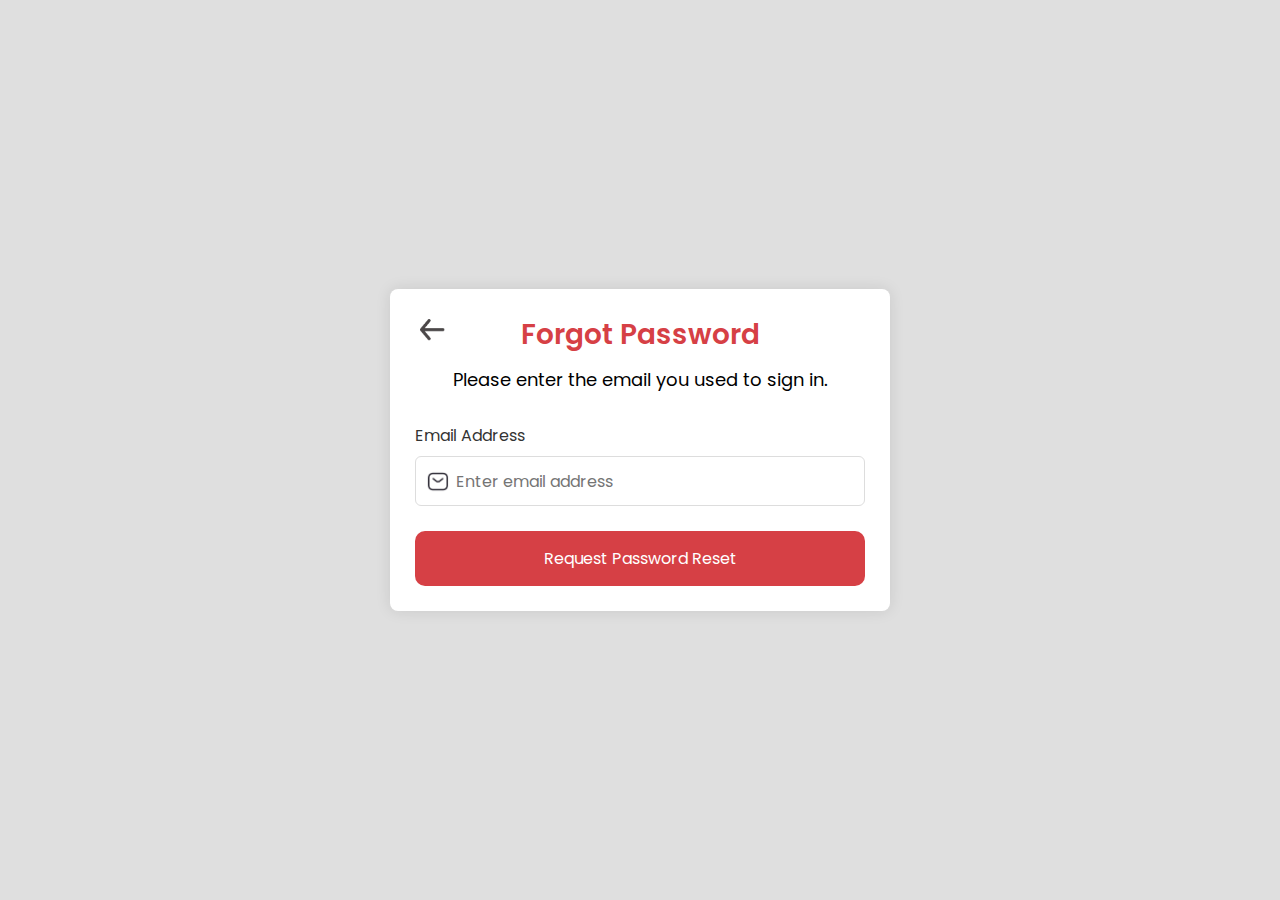
<file: forgot-password.html>
<!DOCTYPE html>
<html lang="en">
	<head>
		<meta charset="UTF-8" />
		<meta name="viewport" content="width=device-width, initial-scale=1.0" />
		<meta http-equiv="X-UA-Compatible" content="ie=edge" />

		<link rel="stylesheet" href="assets/style/forgot-password.css" />

		<title>Forgot Password</title>
		<link rel="icon" href="assets/img/logo-notext.png">
	</head>
	<body>
		<!-- signup form -->
		<section class="container">
			<div class="back-arrow">
				<img src="assets/img/back-arrow.png" alt="Back Arrow" />
			</div>

			<header>Forgot Password</header>
			<p>Please enter the email you used to sign in.</p>
			<form action="#" class="form">
				<div class="input-box">
					<label>Email Address</label>
					<input
						type="text"
						class="email-input"
						placeholder="Enter email address"
						required
					/>
				</div>

				<button>Request Password Reset</button>
			</form>
		</section>
	</body>
</html>
</file>
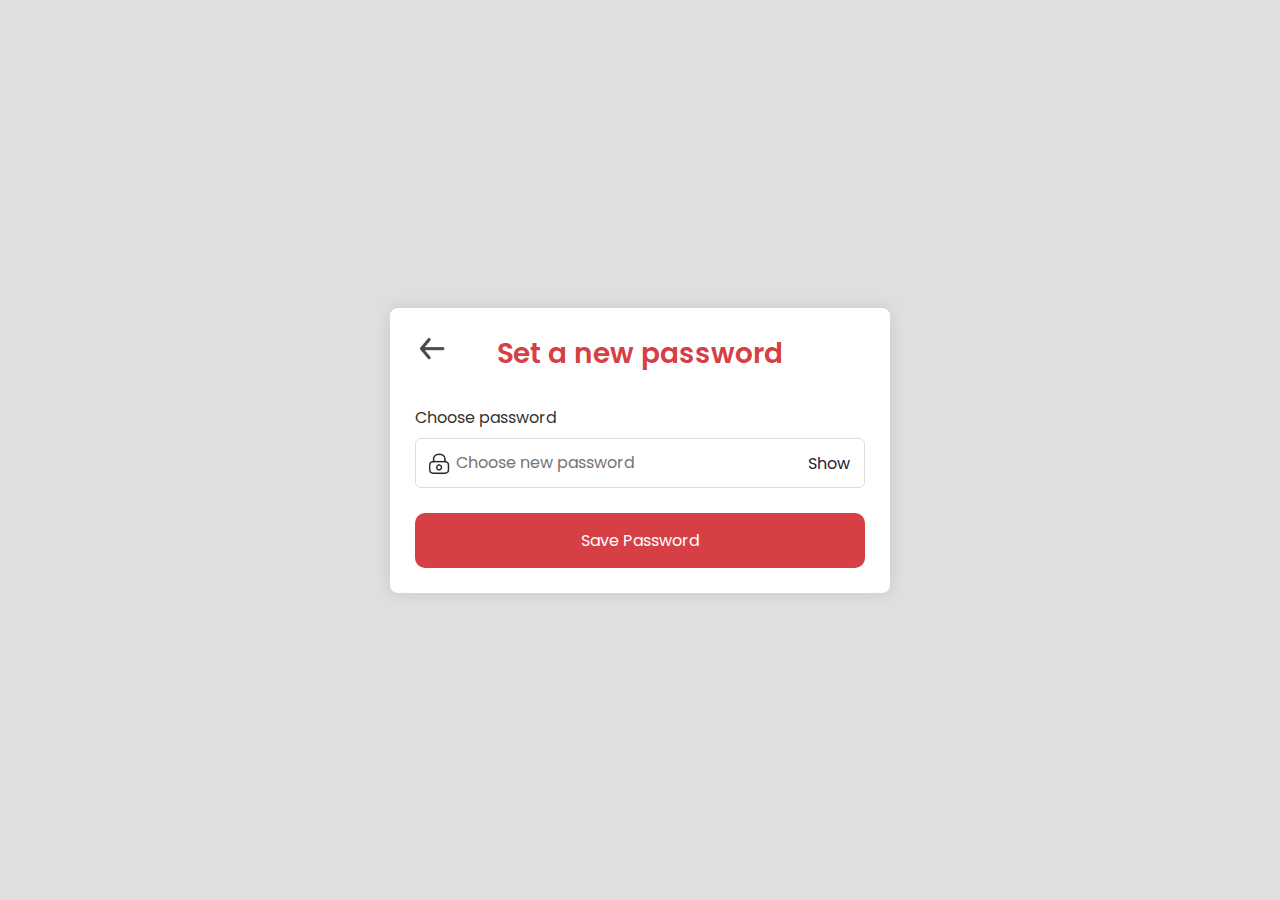
<file: new-password.html>
<!DOCTYPE html>
<html lang="en">
	<head>
		<meta charset="UTF-8" />
		<meta name="viewport" content="width=device-width, initial-scale=1.0" />
		<meta http-equiv="X-UA-Compatible" content="ie=edge" />
		<title> Change Password </title>
		
		<link rel="stylesheet" href="assets/style/new-password.css" />

		<title>Forgot Password</title>
		<link rel="icon" href="assets/img/logo-notext.png">
	</head>
	<body>
		<!-- signup form -->
		<section class="container">
			<div class="back-arrow">
				<a href="index.html">
					<img src="assets/img/back-arrow.png" alt="Back Arrow" />
				</a>
			</div>

			<header>Set a new password</header>

			<form action="#" class="form">
				<div class="input-box">
					<label>Choose password</label>
					<div class="password-input-container">
						<input
							type="password"
							class="password-input"
							placeholder="Choose new password"
							required
						/>
						<img src="assets/img/lock.png" alt="password icon" class="password-icon" />
						<span class="show-password">Show</span>
					</div>
				</div>

				<button>Save Password</button>
			</form>
		</section>
	</body>
	<script src="assets/js/new-password.js"></script>
</html>
</file>
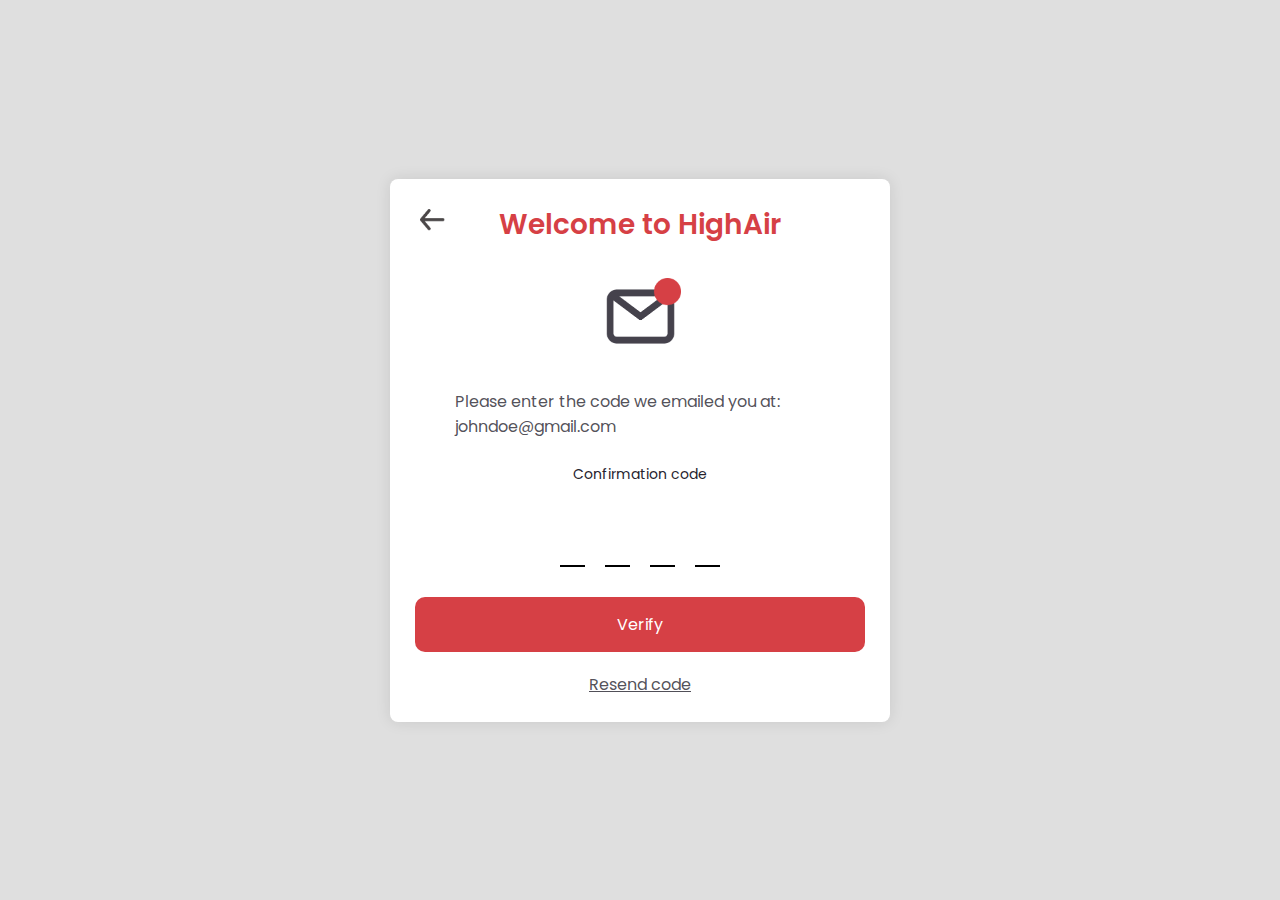
<file: signup-verify.html>
<!DOCTYPE html>
<html lang="en">
	<head>
		<meta charset="UTF-8" />
		<meta name="viewport" content="width=device-width, initial-scale=1.0" />
		<meta http-equiv="X-UA-Compatible" content="ie=edge" />

		<link rel="stylesheet" href="assets/style/signup-verify.css" />
		<link rel="icon" href="assets/img/logo-notext.png" />

		<title>Signup</title>
	</head>
	<body>
		<!-- signup form -->
		<section class="container">
			<div class="back-arrow">
				<a href="index.html">
					<img src="assets/img/back-arrow.png" alt="Back Arrow" />
				</a>
			</div>

			<header>Welcome to HighAir</header>

			<div class="confirm-image">
				<img src="assets/img/confirm.png" alt="confirm email icon" />
			</div>

			<form action="" class="form">
				<div class="message">
					<h4>Please enter the code we emailed you at:</h4>
				</div>

				<div class="user-email">
					<h4>johndoe@gmail.com</h4>
				</div>

				<p>Confirmation code</p>
				<div class="four-digit-input">
					<input
						type="text"
						inputmode="numeric"
						pattern="[0-9]*"
						maxlength="1"
					/>
					<input
						type="text"
						inputmode="numeric"
						pattern="[0-9]*"
						maxlength="1"
					/>
					<input
						type="text"
						inputmode="numeric"
						pattern="[0-9]*"
						maxlength="1"
					/>
					<input
						type="text"
						inputmode="numeric"
						pattern="[0-9]*"
						maxlength="1"
					/>
				</div>
				<button id="verifyButton">Verify</button>

				<div class="bottom-text">Resend code</div>
			</form>
		</section>
		<script src="assets/js/signup-verify.js"></script>
		<script>
			document
				.getElementById("verifyButton")
				.addEventListener("click", function () {
					window.location.href = "index.html";
				});
		</script>
	</body>
</html>
</file>
<file: assets/style/forgot-password.css>
/* Import Google font - Poppins */
@import url("https://fonts.googleapis.com/css2?family=Poppins:wght@200;300;400;500;600;700&display=swap");

* {
	margin: 0;
	padding: 0;
	box-sizing: border-box;
	font-family: "Poppins", sans-serif;
}
body {
	min-height: 100vh;
	display: flex;
	align-items: center;
	justify-content: center;
	padding: 20px;
	background: #dfdfdf;
}
.container {
	position: relative;
	max-width: 700px;
	width: 500px;
	background: #fff;
	padding: 25px;
	border-radius: 8px;
	box-shadow: 0 0 15px rgba(0, 0, 0, 0.1);
}

.container p {
	text-align: center;
	margin-top: 10px;
	font-size: 18px;
	font-weight: 400;
}
/* back arrow */
.back-arrow {
	position: absolute;
	top: 30px;
	left: 30px;
}

.back-arrow img {
	width: 25px;
	height: 22px;
}
/* back arrow */

.container h3 {
	font-size: 22px;
	color: #d64045;
	font-weight: 600;
	text-align: left;
}
.container h4 {
	font-size: 16px;
	color: rgba(38, 35, 46, 0.8);
	font-weight: 400;
	text-align: left;
}

/* icons */
input[type="text"] {
	background-image: url("../img/email.png");
	background-repeat: no-repeat;
	background-position: left;
	background-size: 23px 23px;
	padding-left: 40px; /* Increased padding */
	background-position: 10px center;
}

input[type="password"] {
	background-image: url("../img/lock.png");
	background-repeat: no-repeat;
	background-position: left;
	background-size: 23px 23px;
	padding-left: 40px; /* Increased padding */
	background-position: 10px center;
}
/* icons */

.container header {
	font-size: 27.9px;
	color: #d64045;
	font-weight: 600;
	text-align: center;
}
.container .form {
	margin-top: 30px;
}
.form .input-box {
	width: 100%;
	margin-top: 20px;
}
.input-box label {
	color: #333;
}
.form :where(.input-box input, .select-box) {
	position: relative;
	height: 50px;
	width: 100%;
	outline: none;
	font-size: 1rem;
	color: #707070;
	margin-top: 8px;
	border: 1px solid #ddd;
	border-radius: 6px;
	padding: 0 15px;
}
.input-box input:focus {
	box-shadow: 0 1px 0 rgba(0, 0, 0, 0.1);
}
.form .column {
	display: flex;
	column-gap: 15px;
}

.address :where(input, .select-box) {
	margin-top: 15px;
}

.form button {
	height: 55px;
	width: 100%;
	color: #fff;
	font-size: 1rem;
	font-weight: 400;
	margin-top: 25px;
	border: none;
	cursor: pointer;
	transition: all 0.2s ease;
	background: #d64045;
	border-radius: 10px;
}
.form button:hover {
	background: #be383d;
}

.form .google-signup {
	height: 55px;
	width: 100%;
	color: rgba(38, 35, 46, 0.81);
	font-size: 1rem;
	font-weight: 600;
	margin-top: 10px; /* adjust as needed */
	border: 1px solid #e9e9e9; /* add this line */
	cursor: pointer;
	transition: all 0.2s ease;
	background: #fff; /* white background */
	border-radius: 10px;
	display: flex; /* enable flex layout */
	align-items: center; /* vertically center the content */
	justify-content: center; /* horizontally center the content */
	padding: 0 20px; /* add padding to the button */
}

.form .google-icon {
	width: 29px; /* set image width */
	height: 29px; /* set image height */
	background-image: url(../img/google_icon.png); /* add the image */
	background-repeat: no-repeat;
	background-position: center;
	background-size: cover;
	margin-right: 10px; /* add some space between the image and text */
}

.form .google-signup:hover {
	background: #f2f2f2; /* slightly darker on hover */
	border-color: #d0d0d0; /* slightly darker border on hover */
}

.bottom-text {
	margin-top: 20px;
	text-align: center;
	font-size: 16px;
	color: rgba(38, 35, 46, 0.8);
	font-weight: 400;
}

@media screen and (max-width: 500px) {
	.form .column {
		flex-wrap: wrap;
	}
}

.forgot-password {
	text-align: right;
	padding-top: 15px;
}
</file>
<file: assets/style/new-password.css>
/* Import Google font - Poppins */
@import url("https://fonts.googleapis.com/css2?family=Poppins:wght@200;300;400;500;600;700&display=swap");

* {
	margin: 0;
	padding: 0;
	box-sizing: border-box;
	font-family: "Poppins", sans-serif;
}
body {
	min-height: 100vh;
	display: flex;
	align-items: center;
	justify-content: center;
	padding: 20px;
	background: #dfdfdf;
}
.container {
	position: relative;
	max-width: 700px;
	width: 500px;
	background: #fff;
	padding: 25px;
	border-radius: 8px;
	box-shadow: 0 0 15px rgba(0, 0, 0, 0.1);
}

.container p {
	text-align: center;
	margin-top: 10px;
	font-size: 18px;
	font-weight: 400;
}
/* back arrow */
.back-arrow {
	position: absolute;
	top: 30px;
	left: 30px;
}

.back-arrow img {
	width: 25px;
	height: 22px;
}
/* back arrow */

.container h3 {
	font-size: 22px;
	color: #d64045;
	font-weight: 600;
	text-align: left;
}
.container h4 {
	font-size: 16px;
	color: rgba(38, 35, 46, 0.8);
	font-weight: 400;
	text-align: left;
}

/* icons */

input[type="password"] {
	/* background-image: url("/img/lock.png"); */
	background-repeat: no-repeat;
	background-position: left;
	background-size: 23px 23px;
	padding-left: 40px;
	background-position: 10px center;
}
input[type="text"] {
	background-repeat: no-repeat;
	background-position: left;
	background-size: 23px 23px;
	padding-left: 40px;
	background-position: 10px center;
}

.input-box {
	position: relative;
}

.password-icon {
	position: absolute;
	left: 12px;
	top: 60%;
	transform: translateY(-11%);
	width: 23px;
	height: 23px;
}

.password-input {
	padding-left: 40px;
	padding-right: 50px;
}
.show-password {
	position: absolute;
	top: 56%;
	right: 15px;
	transform: translateY(-0%);
	font-size: 16px;
	color: #26232e;
	cursor: pointer;
	user-select: none;
	background-color: #ffff;
	padding-left: 10px;
}
/* icons */

.container header {
	font-size: 27.9px;
	color: #d64045;
	font-weight: 600;
	text-align: center;
}
.container .form {
	margin-top: 30px;
}

.input-box label {
	color: #333;
}
.form :where(.input-box input, .select-box) {
	position: relative;
	height: 50px;
	width: 100%;
	outline: none;
	font-size: 1rem;
	color: #707070;
	margin-top: 8px;
	border: 1px solid #ddd;
	border-radius: 6px;
	padding: 0 15px;
}
.input-box input:focus {
	box-shadow: 0 1px 0 rgba(0, 0, 0, 0.1);
}
.form .column {
	display: flex;
	column-gap: 15px;
}

.address :where(input, .select-box) {
	margin-top: 15px;
}

.form button {
	height: 55px;
	width: 100%;
	color: #fff;
	font-size: 1rem;
	font-weight: 400;
	margin-top: 25px;
	border: none;
	cursor: pointer;
	transition: all 0.2s ease;
	background: #d64045;
	border-radius: 10px;
}
.form button:hover {
	background: #be383d;
}

.form .google-signup {
	height: 55px;
	width: 100%;
	color: rgba(38, 35, 46, 0.81);
	font-size: 1rem;
	font-weight: 600;
	margin-top: 10px;
	border: 1px solid #e9e9e9;
	cursor: pointer;
	transition: all 0.2s ease;
	background: #fff;
	border-radius: 10px;
	display: flex;
	align-items: center;
	justify-content: center;
	padding: 0 20px;
}

.form .google-icon {
	width: 29px;
	height: 29px;
	background-image: url(../img/google_icon.png);
	background-repeat: no-repeat;
	background-position: center;
	background-size: cover;
	margin-right: 10px;
}

.form .google-signup:hover {
	background: #f2f2f2;
	border-color: #d0d0d0;
}

.bottom-text {
	margin-top: 20px;
	text-align: center;
	font-size: 16px;
	color: rgba(38, 35, 46, 0.8);
	font-weight: 400;
}

@media screen and (max-width: 500px) {
	.form .column {
		flex-wrap: wrap;
	}
}
</file>
<file: assets/style/signup-verify.css>
/* Import Google font - Poppins */
@import url("https://fonts.googleapis.com/css2?family=Poppins:wght@200;300;400;500;600;700&display=swap");

* {
	margin: 0;
	padding: 0;
	box-sizing: border-box;
	font-family: "Poppins", sans-serif;
}
body {
	min-height: 100vh;
	display: flex;
	align-items: center;
	justify-content: center;
	padding: 20px;
	background: #dfdfdf;
}
.container {
	position: relative;
	max-width: 700px;
	width: 500px;
	background: #fff;
	padding: 25px;
	border-radius: 8px;
	box-shadow: 0 0 15px rgba(0, 0, 0, 0.1);
}
.confirm-image {
	text-align: center;
	padding-top: 30px;
}

.confirm-image img {
	width: 81px;
	height: 81px;
}

/* back arrow */
.back-arrow {
	position: absolute;
	top: 30px;
	left: 30px;
}

.back-arrow img {
	width: 25px;
	height: 22px;
}
/* back arrow */

.container h4 {
	font-size: 16px;
	color: rgba(38, 35, 46, 0.8);
	font-weight: 400;
	text-align: left;
}

.container header {
	font-size: 27.9px;
	color: #d64045;
	font-weight: 600;
	text-align: center;
}
.container .form {
	margin-top: 25px;
}

.form button {
	height: 55px;
	width: 100%;
	color: #fff;
	font-size: 1rem;
	font-weight: 400;
	margin-top: 30px;
	border: none;
	cursor: pointer;
	transition: all 0.2s ease;
	background: #d64045;
	border-radius: 10px;
}
.form button:hover {
	background: #be383d;
}

.bottom-text {
	margin-top: 20px;
	text-align: center;
	font-size: 16px;
	color: rgba(38, 35, 46, 0.8);
	font-weight: 400;
}

@media screen and (max-width: 500px) {
	.form .column {
		flex-wrap: wrap;
	}
}

.four-digit-input {
	display: flex;
	justify-content: center;
	align-items: center;
	margin-top: 20px;
}

.four-digit-input input {
	width: 25px;
	margin: 0 10px;
	text-align: center;
	border: none;
	border-bottom: 2px solid #000;
	font-size: 40px;
	outline: none;
}

.bottom-text {
	text-decoration: underline;
	font-size: 16px;
}

.form p {
	text-align: center;
	margin-top: 25px;
	font-size: 14px;
	color: #26232e;
	font-weight: 400;
}

.user-email {
	font-size: 19px;
	font-weight: 400;
	color: rgba(38, 35, 46, 1);
	margin-left: 40px;
}

.message {
	color: rgba(38, 35, 46, 0.7);
	margin-left: 40px;
	font-size: 18px;
}
</file>
